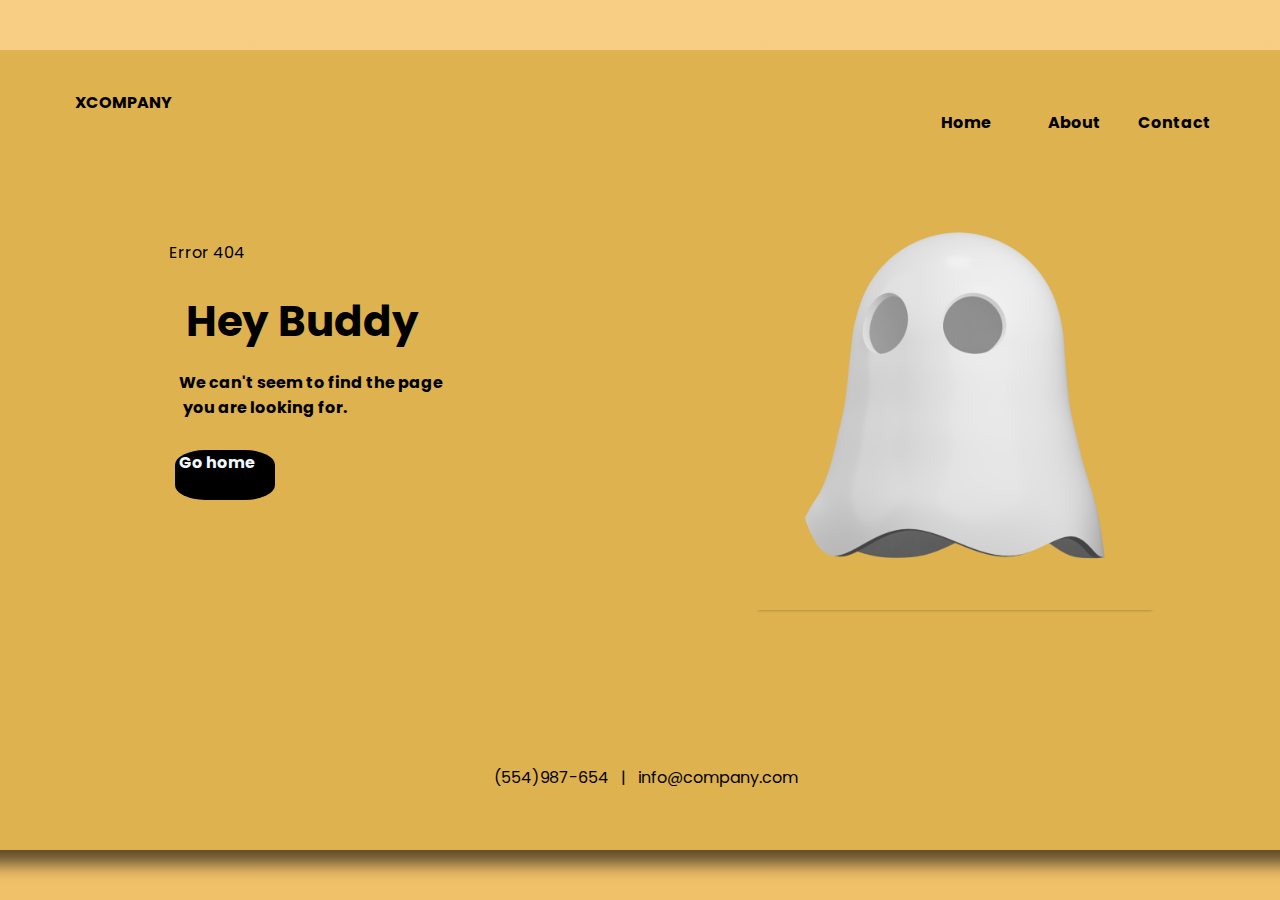
<file: веб задания/Задание1(error404)/index.html>
<!DOCTYPE html>
<html lang="en">

<head>
  <meta charset="UTF-8" />
  <meta http-equiv="X-UA-Compatible" content="IE=edge" />
  <meta name="viewport" content="width=device-width, initial-scale=1.0" />
  <title>задание 1 error404</title>

  <link rel="preconnect" href="https://fonts.googleapis.com" />
  <link rel="preconnect" href="https://fonts.gstatic.com" crossorigin />
  <link


    href="https://fonts.googleapis.com/css2?family=Poppins:ital,wght@0,100;0,200;0,300;0,400;0,500;0,600;0,700;0,800;0,900;1,100;1,200;1,300;1,400;1,500;1,600;1,700;1,800;1,900&family=Roboto:ital,wght@0,100;0,300;0,400;0,500;0,700;0,900;1,100;1,300;1,400;1,500;1,700;1,900&family=Rubik:ital,wght@0,300;0,400;0,500;0,600;0,700;0,800;0,900;1,300;1,400;1,500;1,600;1,700;1,800;1,900&display=swap"
    rel="stylesheet" />
  <link rel="stylesheet" href="style.css" />
</head>



<body>
  <div class="site">
    <div class="table">

      <div class="xcompany">
        <fontsize="3" color="black" face="Bold"><b>XCOMPANY</b></fontsize>
      </div>
      <div class="text_1">
        <pre> <fontsize="3" color="black" face="Bold"><b>Home</b></fontsize> </pre>
      </div>
      <div class="text_2">
        <pre> <fontsize="3" color="black" face="Bold"><b>About</b></fontsize> </pre>
      </div>
      <div class="text_3">
        <pre> <fontsize="3" color="black" face="Bold"><b>Contact</b></fontsize> </pre>
      </div>
      <div class="img_ghost">
        <img src="ghost-img.png" height="400px" , width="400px">
      </div>
      <div class="mail_number">
        <pre> <fontsize="4" color="black" face="Bold">(554)987-654   |   info@company.com</fontsize> </pre>
      </div>
      <div class="error404">
        <pre> <fontsize="4" color="black" face="Bold">Error 404</fontsize> </pre>
      </div>
      <div class="hey">
        <pre> <fontsize="24" color="black" face="Roboto"><b>Hey Buddy</b></fontsize> </pre>
      </div>
      <div class="wecant">
        <pre> <fontsize="4" color="black" face="Roboto"><b>We can't seem to find the page</b>
  <b>you are looking for.</b></fontsize> </pre>
      </div>
      <div class="go_home">
        <pre> <fontsize="24" color="white" face="Roboto"><b>Go home</b></fontsize> </pre>
      </div>
    </div>
  </div>
</body>
</file>
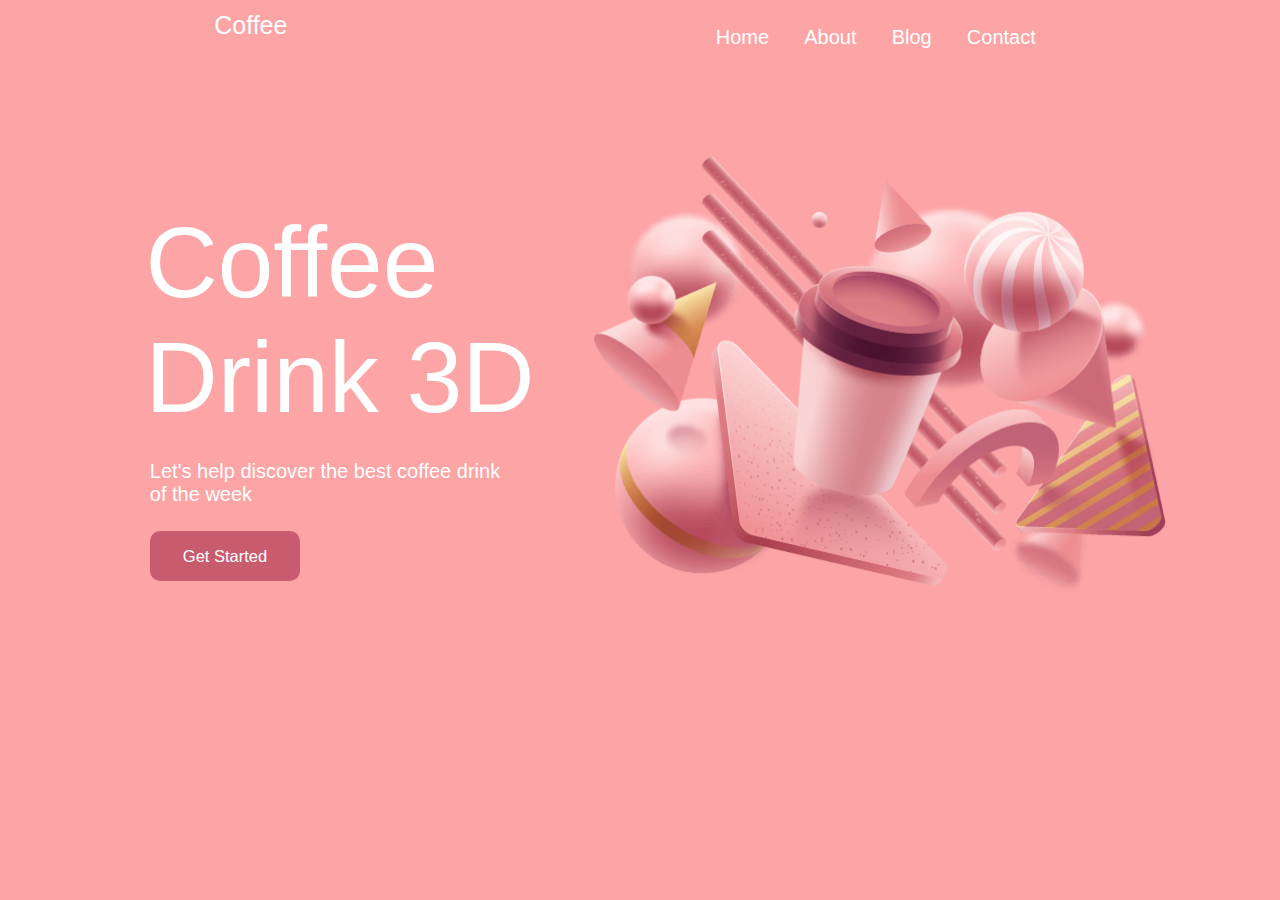
<file: веб задания/Задание2(coffee)/Index.html>
<!DOCTYPE html>
<html lang="en">

<head>
    <meta charset="UTF-8">
    <meta http-equiv="X-UA-Compatible" content="IE=edge">
    <meta name="viewport" content="width=device-width, initial-scale=1.0">
    <title>Задание2</title>
    <link rel="stylesheet" href="style.css">
</head>

<body>
    <div class="title">
        <div class="Coffee">Coffee
        </div>
        <div class="text_main">
            <div class="text">Home
            </div>
            <div class="text">About
            </div>
            <div class="text">Blog
            </div>
            <div class="text">Contact
            </div>
        </div>
    </div>
    <div class="brick">
        <div class="main_brick">
            <div class="coffee">Coffee<br>Drink 3D
            </div>
            <div class="text">Let's help discover the best coffee drink<br>of the week
            </div>
            <div class="start">Get Started
            </div>
        </div>
        <div class="images" id="pics">
            <img src="./img1.png" id="image1"alt="">
            <img src="./img2.png" id="image2"alt="">
            <img src="./img3.png" id="image3"alt="">
            <img src="./img4.png" id="image4"alt="">
            <img src="./img5.png" id="image5"alt="">
            <img src="./img6.png" id="image6"alt="">
        </div>
    </div>
</body>

</html>
</file>
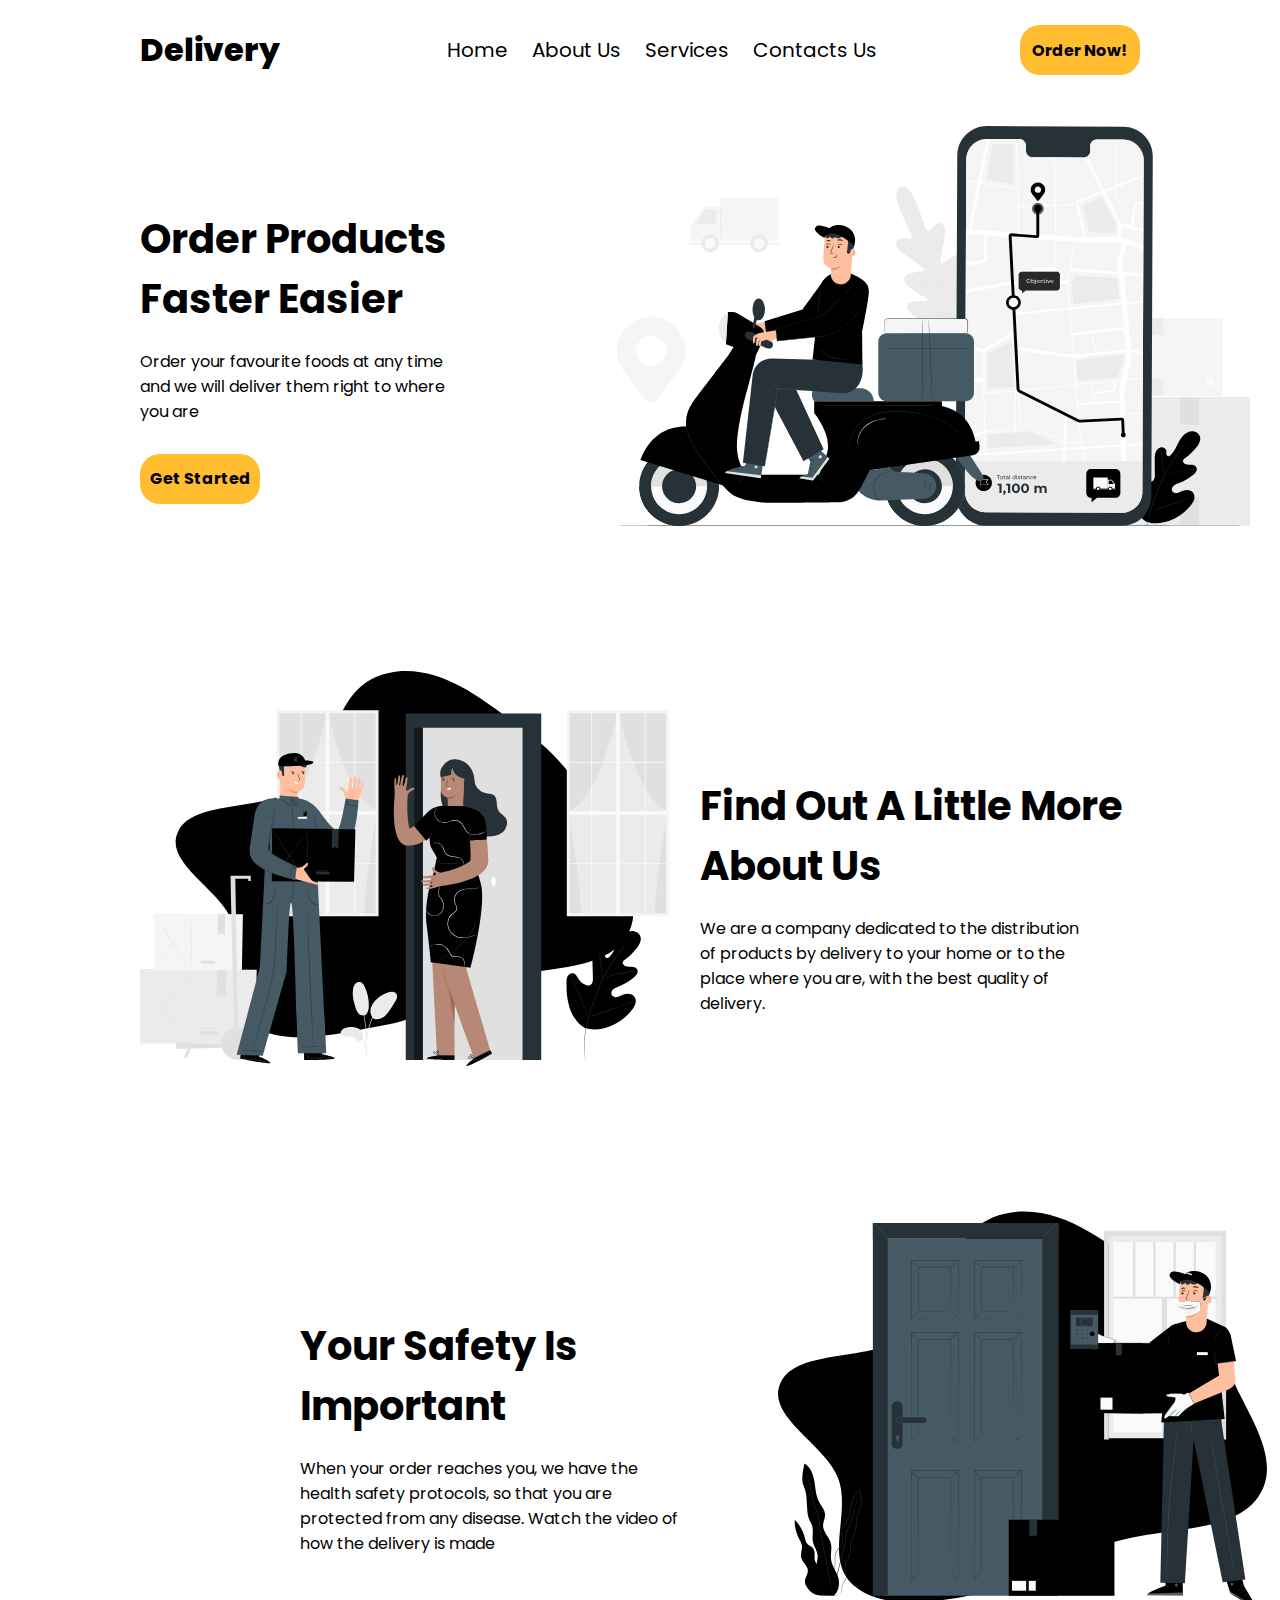
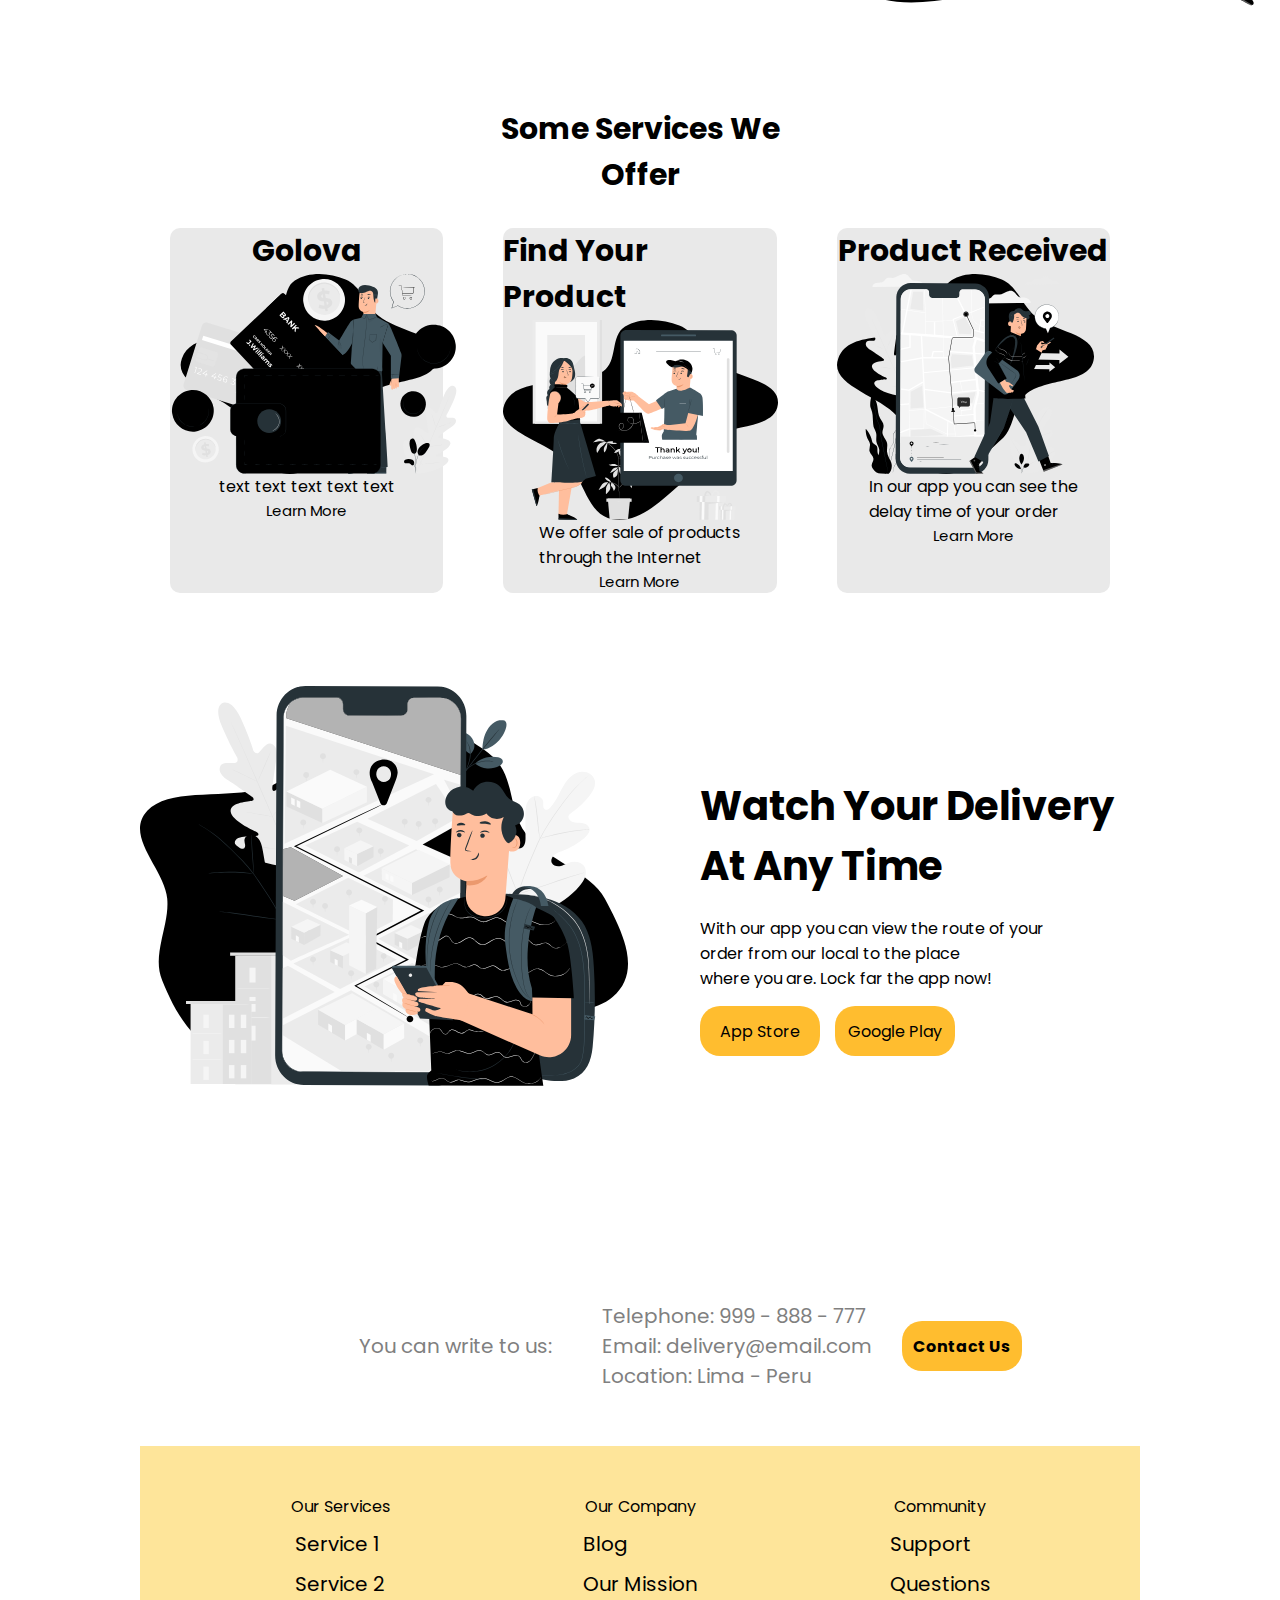
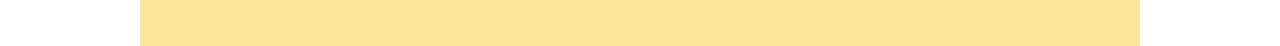
<file: веб задания/Задание3/index.html>
<!DOCTYPE html>
<html lang="en">
<head>
    <meta charset="UTF-8">
    <meta http-equiv="X-UA-Compatible" content="IE=edge">
    <meta name="viewport" content="width=device-width, initial-scale=1.0">
    <title>Delivery</title>
</head>
<body>
    <!DOCTYPE html>
<html lang="en">

<head>
    <meta charset="UTF-8">
    <meta http-equiv="X-UA-Compatible" content="IE=edge">
    <meta name="viewport" content="width=device-width, initial-scale=1.0">
    <title>Задание3</title>
    <link rel="preconnect" href="https://fonts.googleapis.com">
    <link rel="preconnect" href="https://fonts.gstatic.com" crossorigin>
    <link
        href="https://fonts.googleapis.com/css2?family=Fruktur&family=Poppins:ital,wght@0,100;0,200;0,300;0,400;0,500;0,600;0,700;0,800;0,900;1,100;1,200;1,300;1,400;1,500;1,600;1,700;1,800;1,900&display=swap"
        rel="stylesheet">

    <link rel="stylesheet" href="style.css">
</head>
<body>
    <div class="site">
        <section class="swrapper">
            <div class="smenu">
                <div class="menu_logo">
                    Delivery
                </div>
                <div class="list">
                <a class="text" href="index.html">Home</a>
                <a class="text" >About Us</a>
                <a class="text" >Services</a>
                <a class="text" >Contacts Us</a>
            </div>
            <div class="Button1"><b>Order Now!</b></div>
            </div>
            <div class="site_content">
                <div class="slider1">
                    <div class="slider__block1">
                        <div class="main1">
                            <div class="main_text1"><b>Order Products<br>Faster Easier</b></div>
                            <div class="Text1">Order your favourite foods at any time<br>and we will deliver them right to
                                where<br>you are</div>
                            <div class="Button2"><b>Get Started</b></div>
                        </div>
                        <div class="image1">
                            <img src="./home-ilustration.svg">
                        </div>
                        </div>
                    </div>
                    <div class="slider2">
                        <div class="slider__block2">
                            <div class="image2">
                                <img src="./about-ilustration.svg">
                            </div>
                            <div class="main2">
                                <div class="Golova2"><b>Find Out A Little More<br>About Us</b></div>
                                <div class="Text2">We are a company dedicated to the distribution<br>of products by delivery to your
                                    home or to the<br>place where you are, with the best quality of<br>delivery.</div>
                            </div>
                            </div>
                        </div>
                        <div class="slider3">
                            <div class="slider__block3">
                                <div class="main3">
                                    <div class="Golova3"><b>Your Safety Is<br>Important</b></div>
                                    <div class="Text3">When your order reaches you, we have the<br>health safety protocols, so that you
                                        are<br>protected from any disease. Watch the video of<br>how the delivery is made</div>
                                </div>
                                <div class="image3">
                                    <img src="./security-ilustration.svg">
                                </div>
                                </div>
                            </div>
                            <div class="slider4">
                                <div class="slider__block4">
                                    <div class="Golova4"><b>Some Services We</b></div>
                                    <div class="Golova4_1"><b>Offer</b></div>
                                    <div class="Services">
                                        <div class="service">
                                            <div class="golova_Service"><b>Golova</b></div>
                                            <div class="img_Service"><img src="./services1-ilustration.svg"></div>
                                            <div class="text_Service">text text text text text</div>
                                            <div class="Learn_Service">Learn More</div>
                                        </div>
                                        <div class="service">
                                            <div class="golova_Service"><b>Find Your Product</b></div>
                                            <div class="img_Service"><img src="./services2-ilustration.svg"></div>
                                            <div class="text_Service">We offer sale of products<br>through the Internet</div>
                                            <div class="Learn_Service">Learn More</div>
                                        </div>
                                        <div class="service">
                                            <div class="golova_Service"><b>Product Received</b></div>
                                            <div class="img_Service"><img src="./services3-ilustration.svg"></div>
                                            <div class="text_Service">In our app you can see the<br>delay time of your order</div>
                                            <div class="Learn_Service">Learn More</div>
                                        </div>
                                    </div>
                                </div>
                    </div>
                    <div class="slider5">
                        <div class="slider__block5">
                            <div class="image5">
                                <img src="./app-ilustration.svg">
                            </div>
                            <div class="main5">
                                <div class="Golova5"><b>Watch Your Delivery<br>At Any Time</b></div>
                                <div class="Text5">With our app you can view the route of your<br>order from our local to the
                                    place<br>where you are. Lock far the app now!</div>
                                    <div class="Stores">
                                        <div class="Apple">App Store</div>
                                        <div class="Google">Google Play</div>
                                    </div>
                            </div>
                            </div>
                        </div>
                        <div class="Contacts">
                            <div class="text_cont">You can write to us:</div>
                            <div class="cont">
                                <div class="telephone">Telephone: 999 - 888 - 777</div>
                                <div class="email">Email: delivery@email.com</div>
                                <div class="Loc">Location: Lima - Peru</div>
                            </div>
                            <div class="contact_button"><b>Contact Us</b></div>
                        </div>
                        <div class="slider6">
                            <div class="Our_services">
                                <div class="Golova6">Our Services</div>
                                <div class="Our_services_info">
                                    <div class="service1">Service 1</div>
                                    <div class="service1">Service 2</div>
                                </div>
                            </div>
                            <div class="Our_company">
                                <div class="Golova6">Our Company</div>
                                <div class="Our_company_info">
                                    <div class="service1">Blog</div>
                                    <div class="service1">Our Mission</div>
                                </div>
                            </div>
                            <div class="Community">
                                <div class="Golova6">Community</div>
                                <div class="Community_info">
                                    <div class="service1">Support</div>
                                    <div class="service1">Questions</div>
                                </div>
                            </div>
                        </div>
                </div>
            </div>
        </section>
    </div>
</body>

</html>
</body>
</html>
</file>
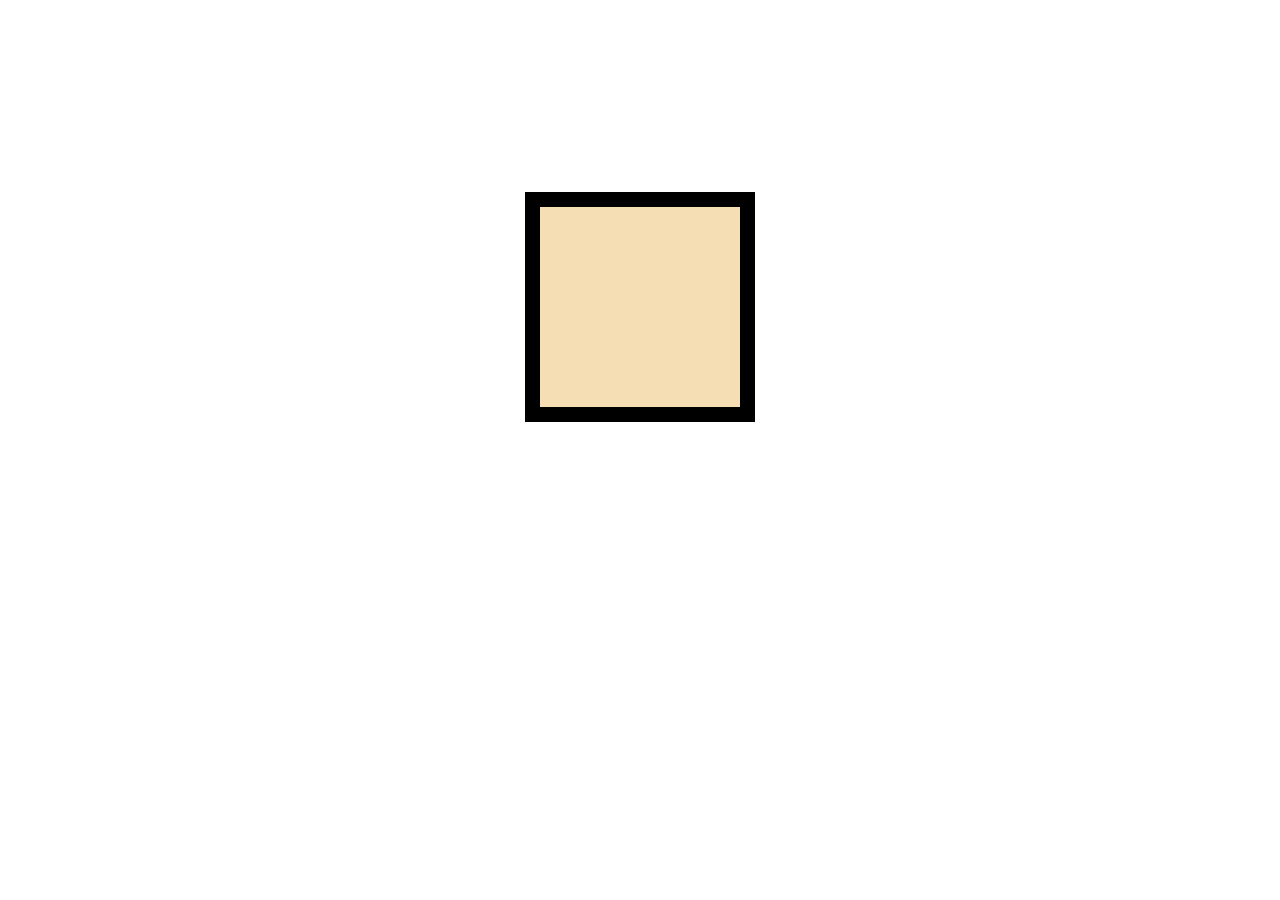
<file: Mikrap-main/brick.html>
<!DOCTYPE html>
<html lang="en">
<head>
    <meta charset="UTF-8">
    <meta http-equiv="X-UA-Compatible" content="IE=edge">
    <meta name="viewport" content="width=, initial-scale=1.0">
    <title></title>
</head>
<body>
    <link rel="stylesheet" href="style.css">
    <div class="brick">

    </div>
</body>
</html>
</file>
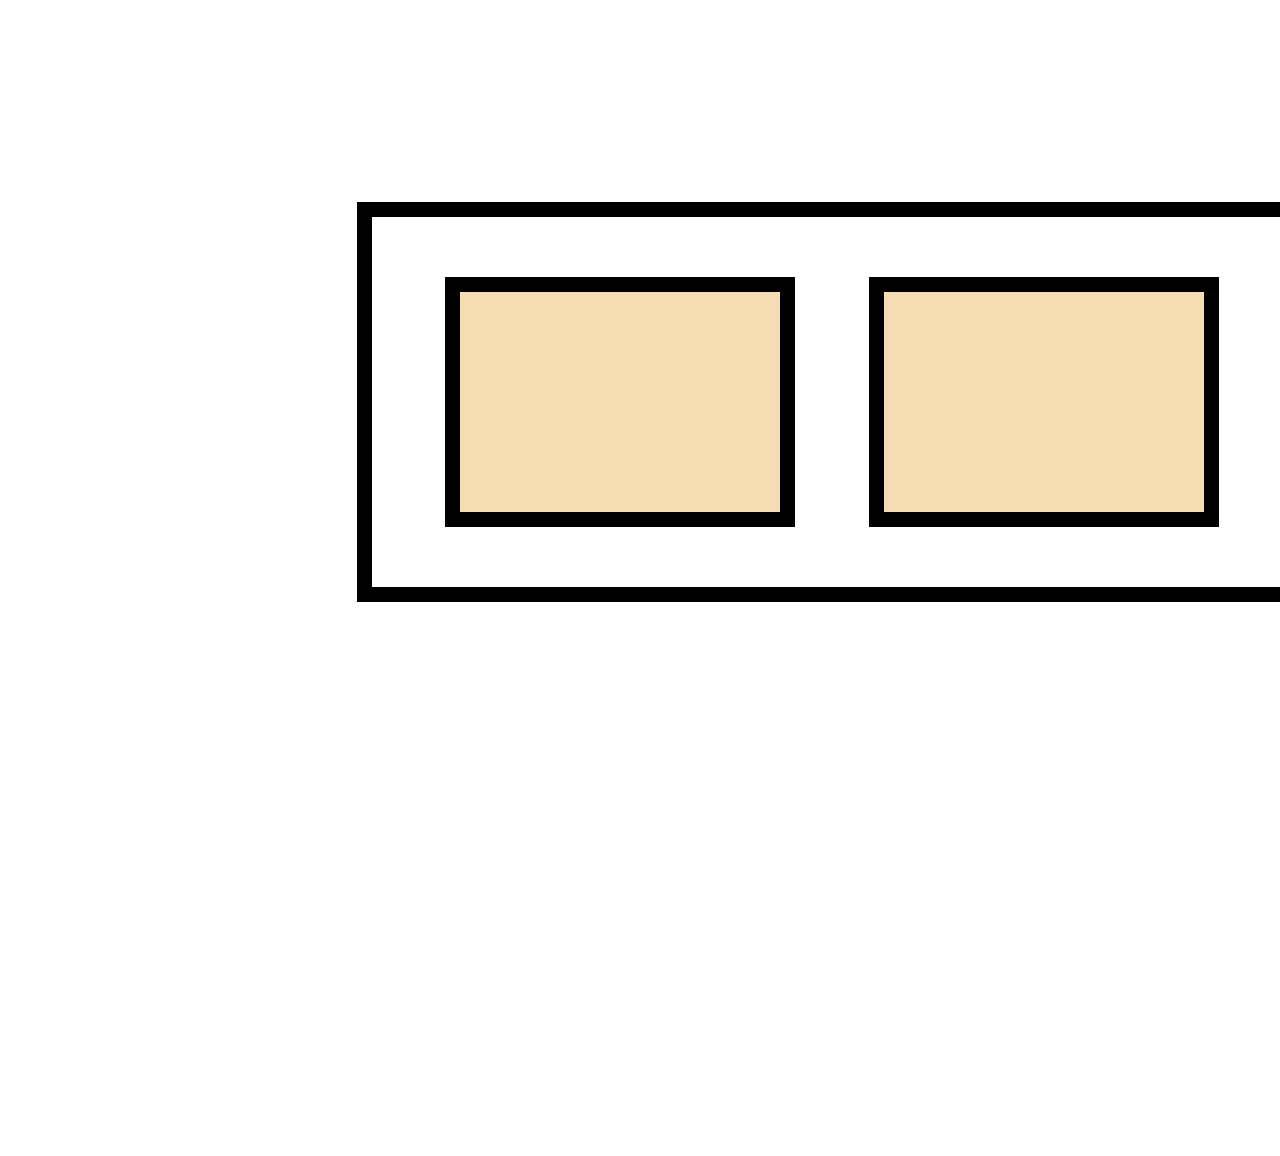
<file: Mikrap-main/brick2.html>
<!DOCTYPE html>
<html lang="en">

<head>
    <meta charset="UTF-8">
    <meta http-equiv="X-UA-Compatible" content="IE=edge">
    <meta name="viewport" content="width=device-width, initial-scale=1.0">
    <title></title>
</head>

<body class="body">
    <link rel="stylesheet" href="style2.css">
    <div class="center">
        <div class="body1">
            <div class="body2">
    
            </div>
            <div class="body3">
    
            </div>
    </div>


    </div>

</body>

</html>
</file>
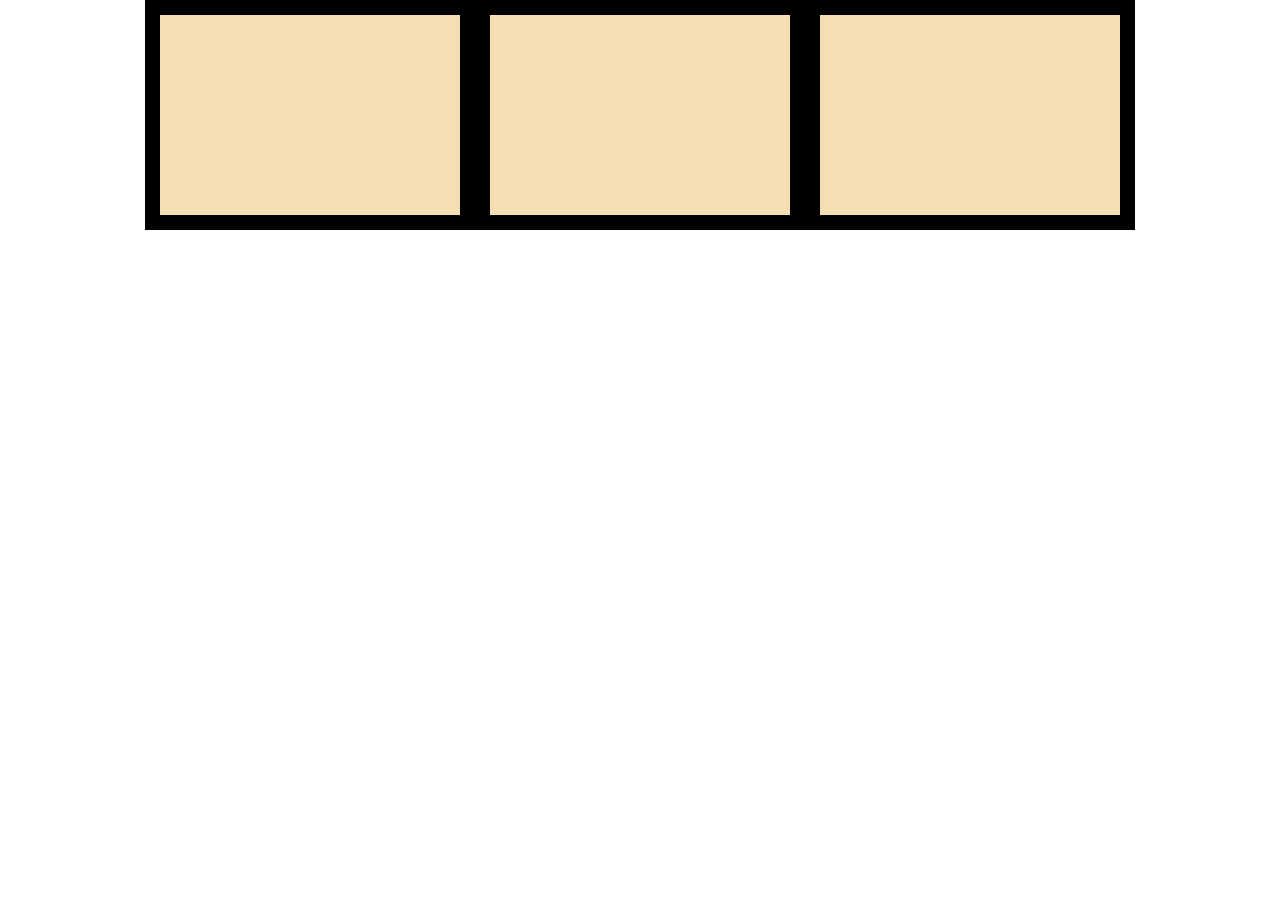
<file: Mikrap-main/brick3.html>
<!DOCTYPE html>
<html lang="en">

<head>
    <meta charset="UTF-8">
    <meta http-equiv="X-UA-Compatible" content="IE=edge">
    <meta name="viewport" content="width=device-width, initial-scale=1.0">
    <title></title>
</head>

<body>
    <link rel="stylesheet" href="style3.css">
    <div class="center">
        <div class="body1"> </div>
        <div class="body2"> </div>
        <div class="body3"> </div>
    </div>
</body>

</html>
</file>
<file: веб задания/Задание1(error404)/style.css>
* {
    margin: 0;
    padding: 0;
    box-sizing: border-box;
    font-family: 'Poppins', sans-serif;
}

html, body {
    width: 100%;
    height: 100%;
}

.site {
    width: 100%;
    height: 100%;
    background: linear-gradient(rgb(248, 206, 133), rgb(240, 193, 105));

}

.table{
    width: 1400px;
    height: 800px;
    background: rgb(222, 178, 78);
        padding: 1em;
        position: absolute;
        top: 50%;
        left: 50%;
        margin-right: -50%;
        transform: translate(-50%, -50%); 
        box-shadow: 0 17px 17px -3px rgba(0, 1, 0, 0.616);
        border-radius: 30px;
}

.img_ghost{
    width: 400px;
    height: 400px;
    box-shadow: 0 3px 3px -3px rgba(0, 1, 0, 0.329);
    float: 2000px left;
    position: absolute; 
    top: 160px; 
    right: 185px;
}

.xcompany{
    margin: 0;
    position: absolute; 
    top: 40px; 
    left: 135px;
    cursor: pointer;
}



.text_1{
    display: flex;
    margin: 0;
    padding: 0;
    box-sizing: border-box;
    font-family: 'Poppins', sans-serif;
    flex-direction: row;
    flex-wrap: nowrap;
    align-content: space-around;
    justify-content: flex-start;
    align-items: flex-start;
    position:absolute;
   font-size: 25;
   position: absolute; 
    top: 60px; 
    right: 345px;
    cursor: pointer;
}




.text_2{
    display: flex;
    margin: 0;
    padding: 0;
    box-sizing: border-box;
    font-family: 'Poppins', sans-serif;
    flex-direction: row;
    flex-wrap: nowrap;
    align-content: space-around;
    justify-content: flex-start;
    align-items: flex-start;
    position:absolute;
   font-size: 25;
   position: absolute; 
    top: 60px; 
    right: 235px;
    cursor: pointer;
}




.text_3{
    display: flex;
    margin: 0;
    padding: 0;
    box-sizing: border-box;
    font-family: 'Poppins', sans-serif;
    flex-direction: row;
    flex-wrap: nowrap;
    align-content: space-around;
    justify-content: flex-start;
    align-items: flex-start;
    position:absolute;
   font-size: 25;
   position: absolute; 
    top: 60px; 
    right: 125px;
    cursor: pointer;
}





.mail_number{
    position:absolute;
    bottom: 60px;
    left:550px;
    cursor: pointer;
}




.error404{
    position:absolute;
    top: 190px;
    left:225px;
}



.hey{
    position:absolute;
    top: 240px;
    left:235px;
    font-size: 42px;
}




.wecant{
    position:absolute;
    top: 320px;
    left:235px;
    opacity:0,25;
}



.go_home{
    position:absolute;
    top: 400px;
    left:235px;
    width: 100px;
    height: 50px;
    color: aliceblue;
    background-color: black;
    border-radius: 30%;
    cursor: pointer;
}
</file>
<file: веб задания/Задание2(coffee)/style.css>
* {
    padding: 0px;
    margin: 0px;
    font-family: Arial, Helvetica, sans-serif;
}

body {
    height: 100%;
    width: 100%;
    background-color: rgb(252, 164, 166);
}

.title {
    width: 100%;
    height: 50px;
    display: flex;
    flex-direction: row;
    flex-wrap: nowrap;
    align-content: space-around;
    justify-content: space-around;
}

.Coffee {
    font-size: 25px;
    color: white;
    display: flex;
    align-items: center;
}

.text_main {
    width: 350px;
    display: flex;
    justify-content: space-between;
}

.text {
    font-size: 25px;
    color: white;
    display: flex;
    align-items: center;
    cursor: pointer;
}

.main_brick {
    width: 500px;
    height: 690px;
    display: flex;
    flex-direction: column;
    flex-wrap: nowrap;
    align-items: center;
    justify-content: flex-start;
}

.coffee {
    margin-top: 150px;
    font-size: 100px;
    color: white;
}

.text {
    margin-top: 25px;
    margin-right: 30px;
    font-size: 20px;
    color: white;
}

.start {
    display: flex;
    align-items: center;
    justify-content: center;
    height: 50px;
    width: 150px;
    margin-top: 25px;
    margin-right: 230px;
    font-size: 16.5px;
    color: white;
    background-color: rgb(201, 91, 111);
    border-radius: 10px;
    cursor: pointer;
}



.images {
    position: relative;
    width: 600px;
    height: 500px;
    
}



.images img {
    width: 580px;
    height: 450px;
    position: absolute;
}




.brick {
    width: 100%;
    height: 700px;
    display: flex;
    align-items: center;
    justify-content: center;
    flex-direction: row;
    flex-wrap: nowrap;
}
</file>
<file: веб задания/Задание3/style.css>
* {
    margin: 0;
    padding: 0;
    box-sizing: border-box;
    font-family: 'Poppins', sans-serif;
}

html, body {
    width: 100%;
    height: 100%;
}

.site {
    width: 100%;
    height: 2600px;
    background-color: white
}

.swrapper {
    width: 100%;
    height: 100%;
    display: flex;
    flex-wrap: nowrap;
    flex-direction: column;
    justify-content: center;
    align-items: center;
}

.slider1{
    width: 100%;
    height: 500px;
}

.slider__block1{
    margin-top: 40px;
    width: 1000px;
    height: 500px;
    display: flex;
}

.slider__wrapper {
    width: 100%;
    height: 2600px;
    display: flex;
    flex-wrap: nowrap;
    flex-direction: row;
    justify-content: space-between;
    align-items: center;
}
.main1{
    width: 460PX;
    height: 460px;
    display: flex;
    flex-direction: column;
    flex-wrap: nowrap;
    justify-content: center;
}

.smenu{
 height: 72px;
 width: 1000px;
 display: flex;
 flex-direction: row;
    justify-content: space-between;
    align-items: center;
    flex-wrap: nowrap;   
}
.menu_logo {
display: flex;
flex-direction: row;
flex-wrap: nowrap;
align-items: center;
font-size: 32px;
font-weight: 800;
color: black;
}
.text {
    margin-left: 24px;
    color: black;
    text-decoration: none;
    font-size: 20px;
}
.menu__link :hover{
    text-decoration: underline;
}
.list{
    display: flex;
flex-direction: row;
flex-wrap: nowrap;
align-items: center;
}
.site_content {
    height: 2500px;
    width: 1000px;
    display: flex;
    flex-direction: column;
    flex-wrap: nowrap;
    align-items: center;
    justify-content: flex-start;
}
.site_logo{
    color: black;
    text-decoration: none;
    font-size: 32px;
    display: flex;
    justify-content: center;
    padding-top: 70px; 
}
.image1{
    display: flex;
    width: 400px;
    height: 400px;
}
.main_text1{
    font-size: 40px;
}
.Text1{
    margin-top: 20px;
}
.Button1{
    height: 50px;
    width: 120px;
    border-radius: 20px;
    background-color: rgba(255, 174, 0, 0.815);
    display: flex;
    justify-content: center;
    align-items: center;
    cursor: pointer;
}
.Button2{
    margin-top: 30px;
    height: 50px;
    width: 120px;
    border-radius: 20px;
    background-color: rgba(255, 174, 0, 0.815);
    display: flex;
    justify-content: center;
    align-items: center;
    cursor: pointer;
}
.image2{
    display: flex;
    width: 400px;
    height: 400px;
}
.Golova2{
    font-size: 40px;
}
.Text2{
    margin-top: 20px;
}
.slider2{
    margin-top: 40px;
    width: 100%;
    height: 500px;
}
.slider__block2{
    margin-top: 40px;
    width: 1000px;
    height: 500px;
    display: flex;
}
.main2{
    margin-left: 160px;
    width: 460PX;
    height: 460px;
    display: flex;
    flex-direction: column;
    flex-wrap: nowrap;
    justify-content: center;
}
.image3{
    display: flex;
    width: 400px;
    height: 400px;
}
.Golova3{
    font-size: 40px;
}
.Text3{
    margin-top: 20px;
}
.slider3{
    margin-top: 40px;
    width: 100%;
    height: 500px;
}
.slider__block3{
    margin-top: 40px;
    width: 1000px;
    height: 500px;
    display: flex;
}
.main3{
    margin-left: 160px;
    width: 460PX;
    height: 460px;
    display: flex;
    flex-direction: column;
    flex-wrap: nowrap;
    justify-content: center;
}
.Golova4{
    font-size: 30px;
    display: flex;
    align-content: center;
    justify-content: center
}
.Golova4_1{
    font-size: 30px;
    display: flex;
    align-content: center;
    justify-content: center
}
.golova_Service{
    font-size: 30px;
    display: flex;
    align-content: center;
    justify-content: center
}
.img_Service{
    display: flex;
    width: 200px;
    height: 200px;
}
.service{
    width: 400px;
    background-color: rgb(233, 233, 233);
    border-radius: 10px;
    margin: 30px;
}
.text_Service{
    display: flex;
    align-content: center;
    justify-content: center
}
.Learn_Service{
    font-size: 15px;
    display: flex;
    align-content: center;
    justify-content: center
}
.Services{
    display: flex;
}
.slider4{
    margin-top: 40px;
    width: 100%;
    height: 500px;
}
.image5{
    display: flex;
    width: 400px;
    height: 400px;
}
.Golova5{
    font-size: 40px;
}
.Text5{
    margin-top: 20px;
}
.slider5{
    margin-top: 40px;
    width: 100%;
    height: 500px;
}
.slider__block5{
    margin-top: 40px;
    width: 1000px;
    height: 500px;
    display: flex;
}
.main5{
    margin-left: 160px;
    width: 460PX;
    height: 460px;
    display: flex;
    flex-direction: column;
    flex-wrap: nowrap;
    justify-content: center;
}
.Stores{
    margin-top: 15px;
    display: flex;
}
.Google{
    margin-left: 15px;
    height: 50px;
    width: 120px;
    border-radius: 20px;
    background-color: rgba(255, 174, 0, 0.815);
    display: flex;
    justify-content: center;
    align-items: center;
}
.Apple{
    height: 50px;
    width: 120px;
    border-radius: 20px;
    background-color: rgba(255, 174, 0, 0.815);
    display: flex;
    justify-content: center;
    align-items: center;
}
.Contacts{
    margin-top: 100px;
    display: flex;
    flex-direction: row;
    flex-wrap: nowrap;
    align-items: center;
}
.text_cont{
    margin-left: 100px;
    font-size: 20px;
    color: gray;
}
.cont{
    margin-left: 50px;
    width: 300px;
    height: 200px;
    display: flex;
    flex-direction: column;
    flex-wrap: nowrap;
    align-content: center;
    justify-content: center;
    align-items: center;
}
.telephone{
    width: 300px;
    font-size: 20px;
    color: gray;
}
.email{
    width: 300px;
    font-size: 20px;
    color: gray;
}
.Loc{
    width: 300px;
    font-size: 20px;
    color: gray;
}
.contact_button{
    height: 50px;
    width: 120px;
    border-radius: 20px;
    background-color: rgba(255, 174, 0, 0.815);
    display: flex;
    justify-content: center;
    align-items: center;
}
.slider6{
    width: 1000px;
    height: 200px;
    background-color: rgb(254, 229, 154);
    display: flex;
    flex-direction: row;
    flex-wrap: nowrap;
    justify-content: space-evenly;
    align-items: center;
}
.Our_services{
    width: 200px;
    height: 200px;
    display: flex;
    flex-direction: column;
    flex-wrap: nowrap;
    justify-content: center;
    align-items: center;
}
.Our_services_info{
    display: flex;
    flex-direction: column;
    flex-wrap: nowrap;
}
.Our_company_info{
    display: flex;
    flex-direction: column;
    flex-wrap: nowrap;
}
.Community_info{
    display: flex;
    flex-direction: column;
    flex-wrap: nowrap;
}
.service1{
    margin-top: 10px;
    cursor: pointer;
    font-size: 20px;
}
.Our_company{
    width: 200px;
    height: 200px;
    display: flex;
    flex-direction: column;
    flex-wrap: nowrap;
    justify-content: center;
    align-items: center;
}
.Community{
    width: 200px;
    height: 200px;
    display: flex;
    flex-direction: column;
    flex-wrap: nowrap;
    justify-content: center;
    align-items: center;
}
</file>
<file: Mikrap-main/style.css>
* {
    margin: 0;
    padding: 0;
    box-sizing: 0;
}
body {
    display:flex;
    justify-content: center;
    align-items: center;
    background-color: white
}
.brick {
    display: flex;
    justify-content: center;
    align-items: center;
    margin-top: 15%;
    height: 200px;
    width: 200px;
    background-color: wheat;
    border: 15px solid black;
    border-radius: 0;
    flex-direction: column;
    flex-wrap: nowrap;
}
</file>
<file: Mikrap-main/style2.css>
* {
    margin: 0;
    padding: 5%;
    box-sizing: 0;
}
.center {
    display:flex;
    height: 100%;
    width: 100%;
    flex-direction: column;
    flex-wrap: wrap;
    align-items: center;
    align-content: stretch;

}
.body ,html {
    height: 100%;
    width: 100%;
    background-color: white
}
.body1 {
    display: flex;
    justify-content: space-evenly;
    align-items: center;
    margin: 10px;
    padding: 10px;
    height: 350px;
    width: 900px;
    background-color: white;
    border: 15px solid black;
    border-radius: 0;
    flex-direction: row;
    flex-wrap: wrap;
    align-content: stretch;
}
.body2 {
    display: flex;
    justify-content: center;
    align-items: center;
    margin: 10px;
    padding: 10px;
    height: 200px;
    width: 300px;
    background-color: wheat;
    border: 15px solid black;
    border-radius: 0;
    flex-direction: column;
    flex-wrap: nowrap;
}
.body3 {
    display: flex;
    justify-content: center;
    align-items: center;
    margin: 10px;
    padding: 10px;
    height: 200px;
    width: 300px;
    background-color: wheat;
    border: 15px solid black;
    border-radius: 0;
    flex-direction: column;
    flex-wrap: nowrap;
}
</file>
<file: Mikrap-main/style3.css>
*{
    margin: 0;
    padding: 0;
    box-sizing: 0;
}
.center {
    display: flex;
    margin: 0;
    padding: 0;
    box-sizing: 0;
    flex-direction: row;
    flex-wrap: nowrap;
    align-content: center;
    justify-content: center;
    align-items: center;
}
.body {
    display:flex;
    height: 100%;
    width: 100%;
}
.body1 {
    height: 200px;
    width: 300px;
    background-color: wheat;
    border: 15px solid black;
    border-radius: 0;

}
.body2 {
    height: 200px;
    width: 300px;
    background-color: wheat;
    border: 15px solid black;
    border-radius: 0;

}
.body3 {
    height: 200px;
    width: 300px;
    background-color: wheat;
    border: 15px solid black;
    border-radius: 0;

}
</file>
